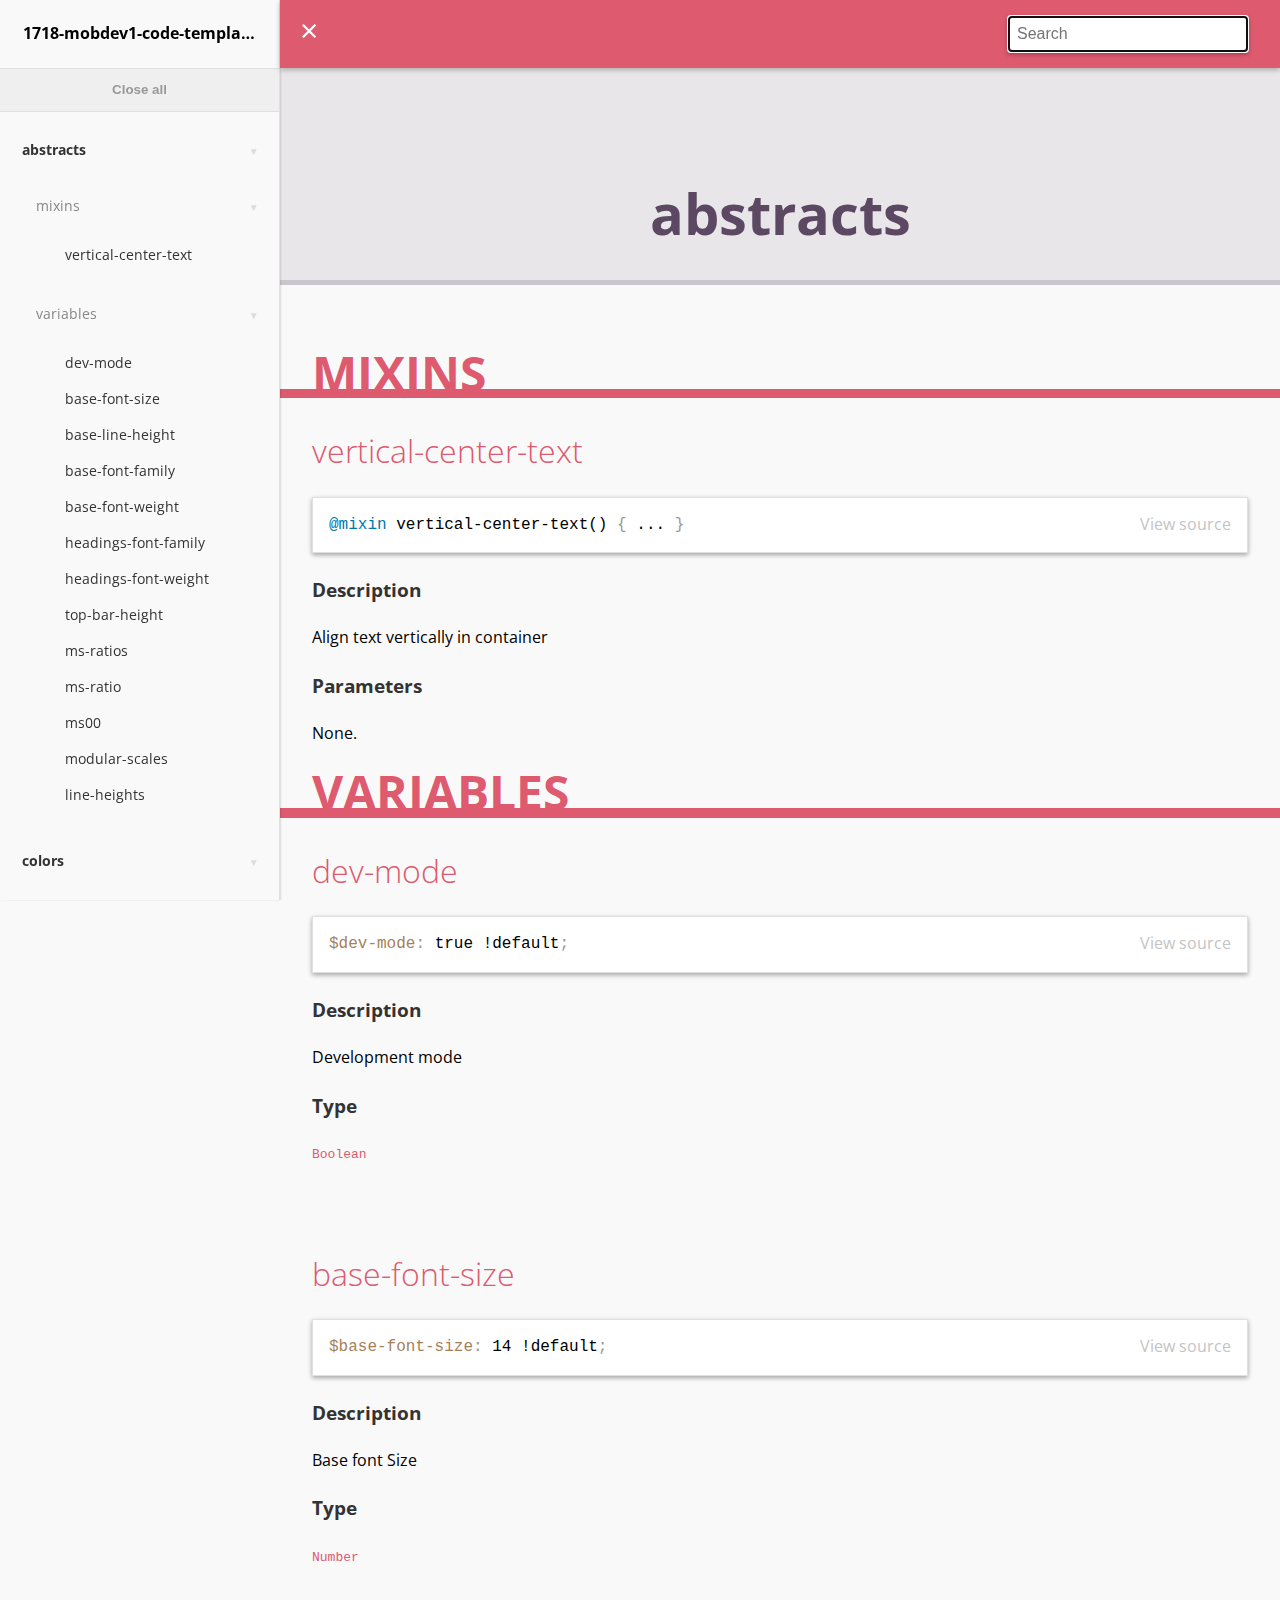
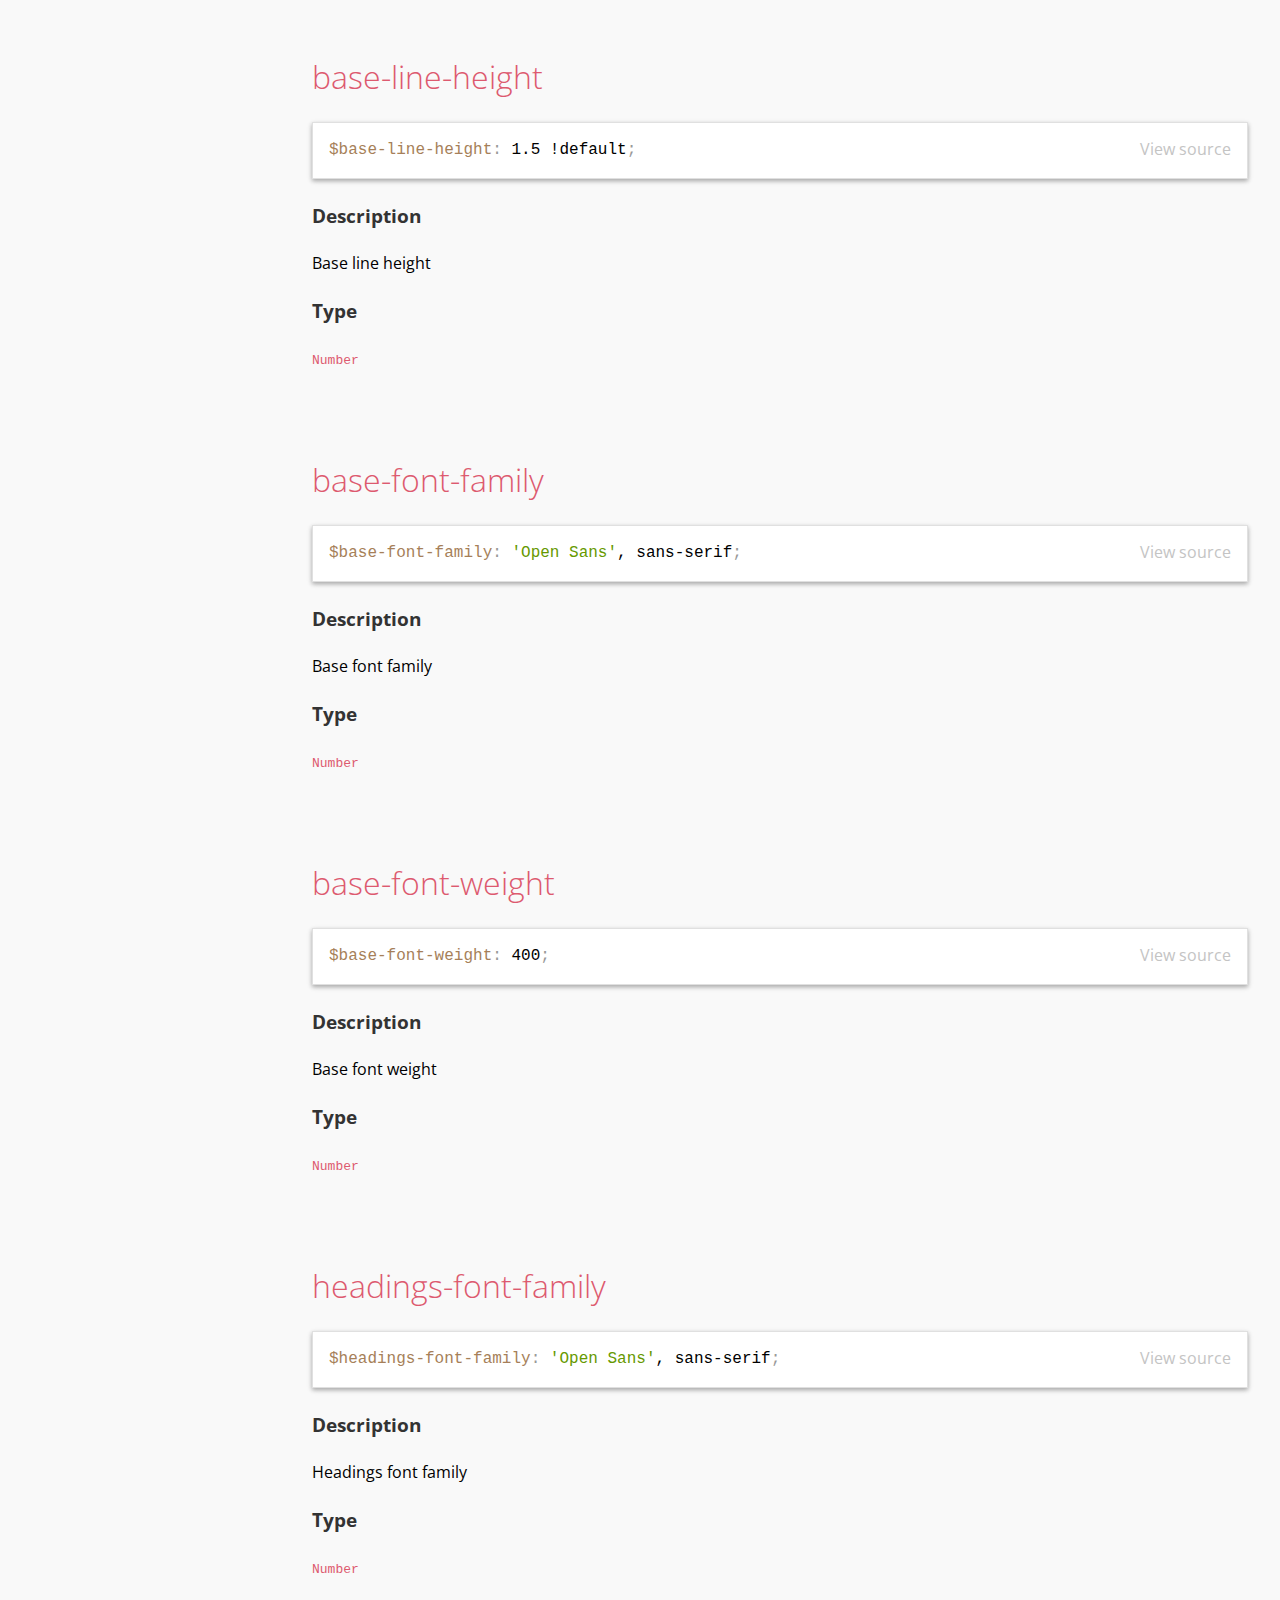
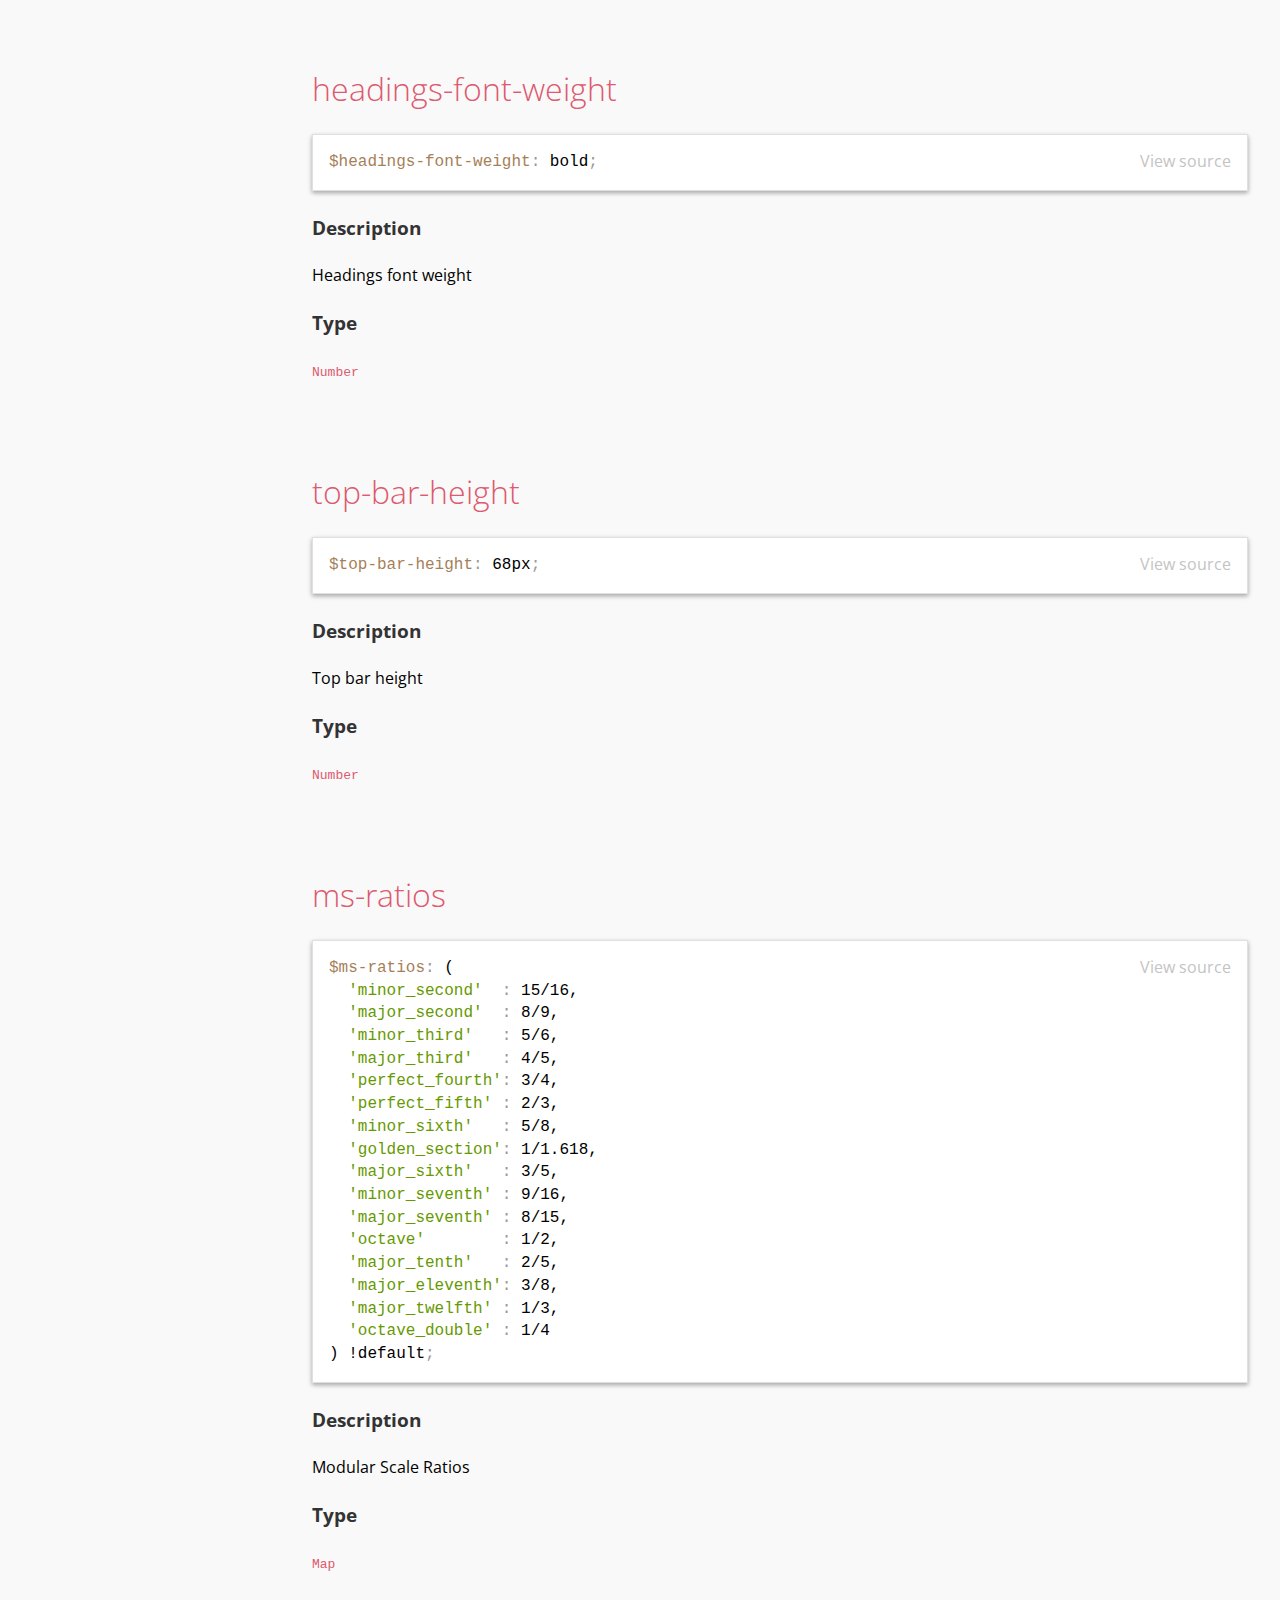
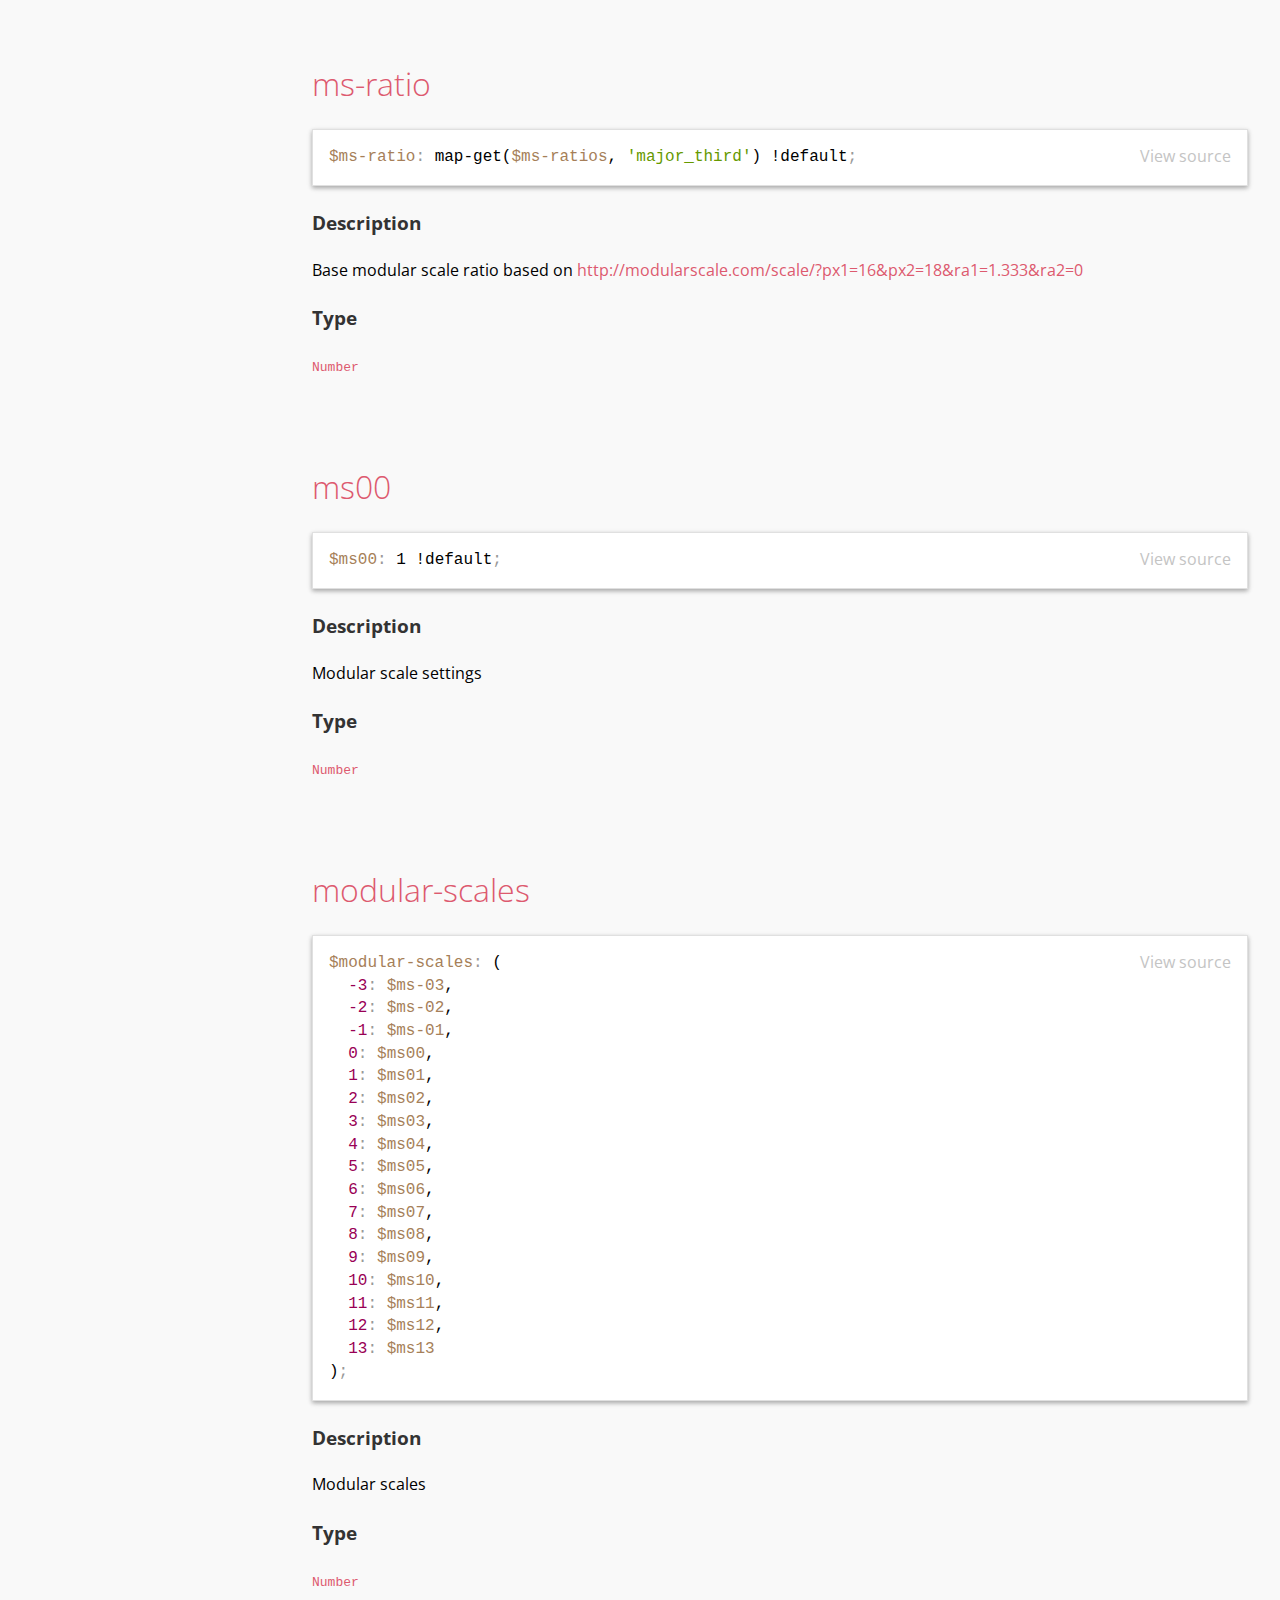
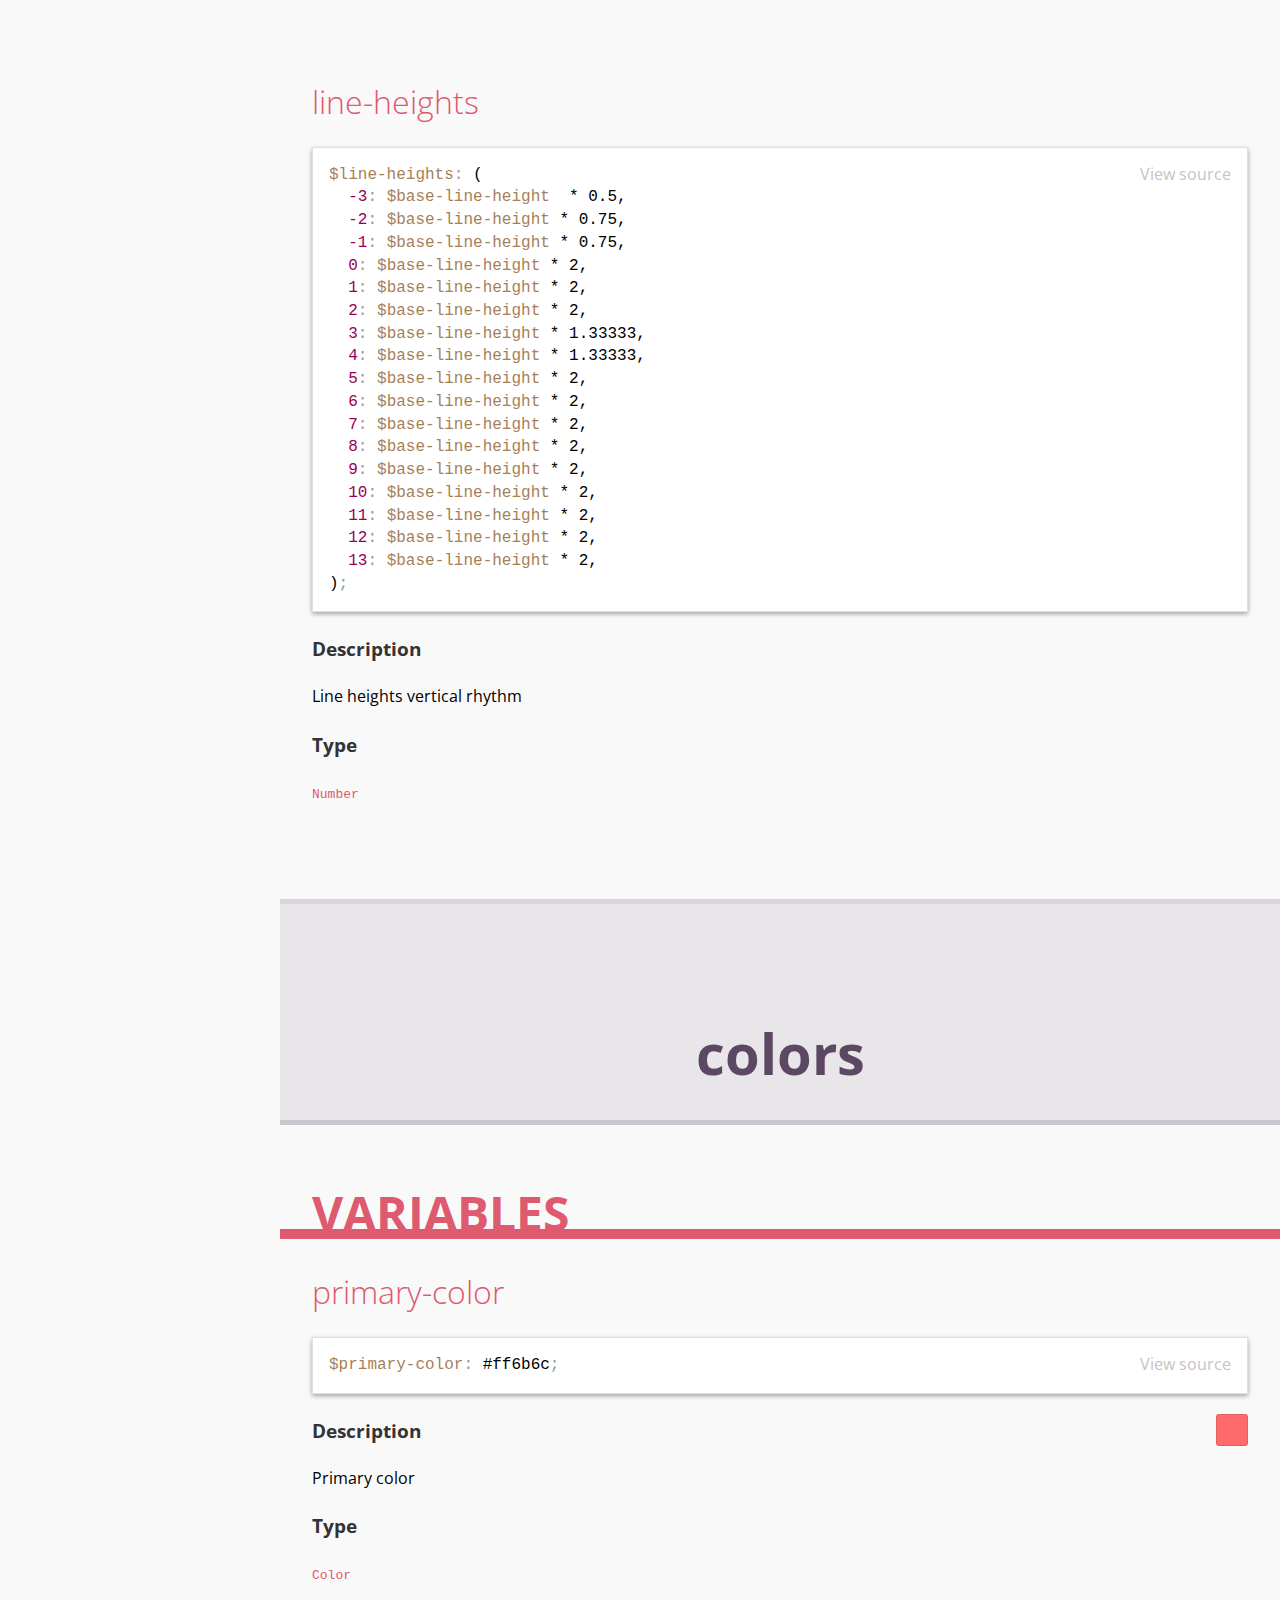
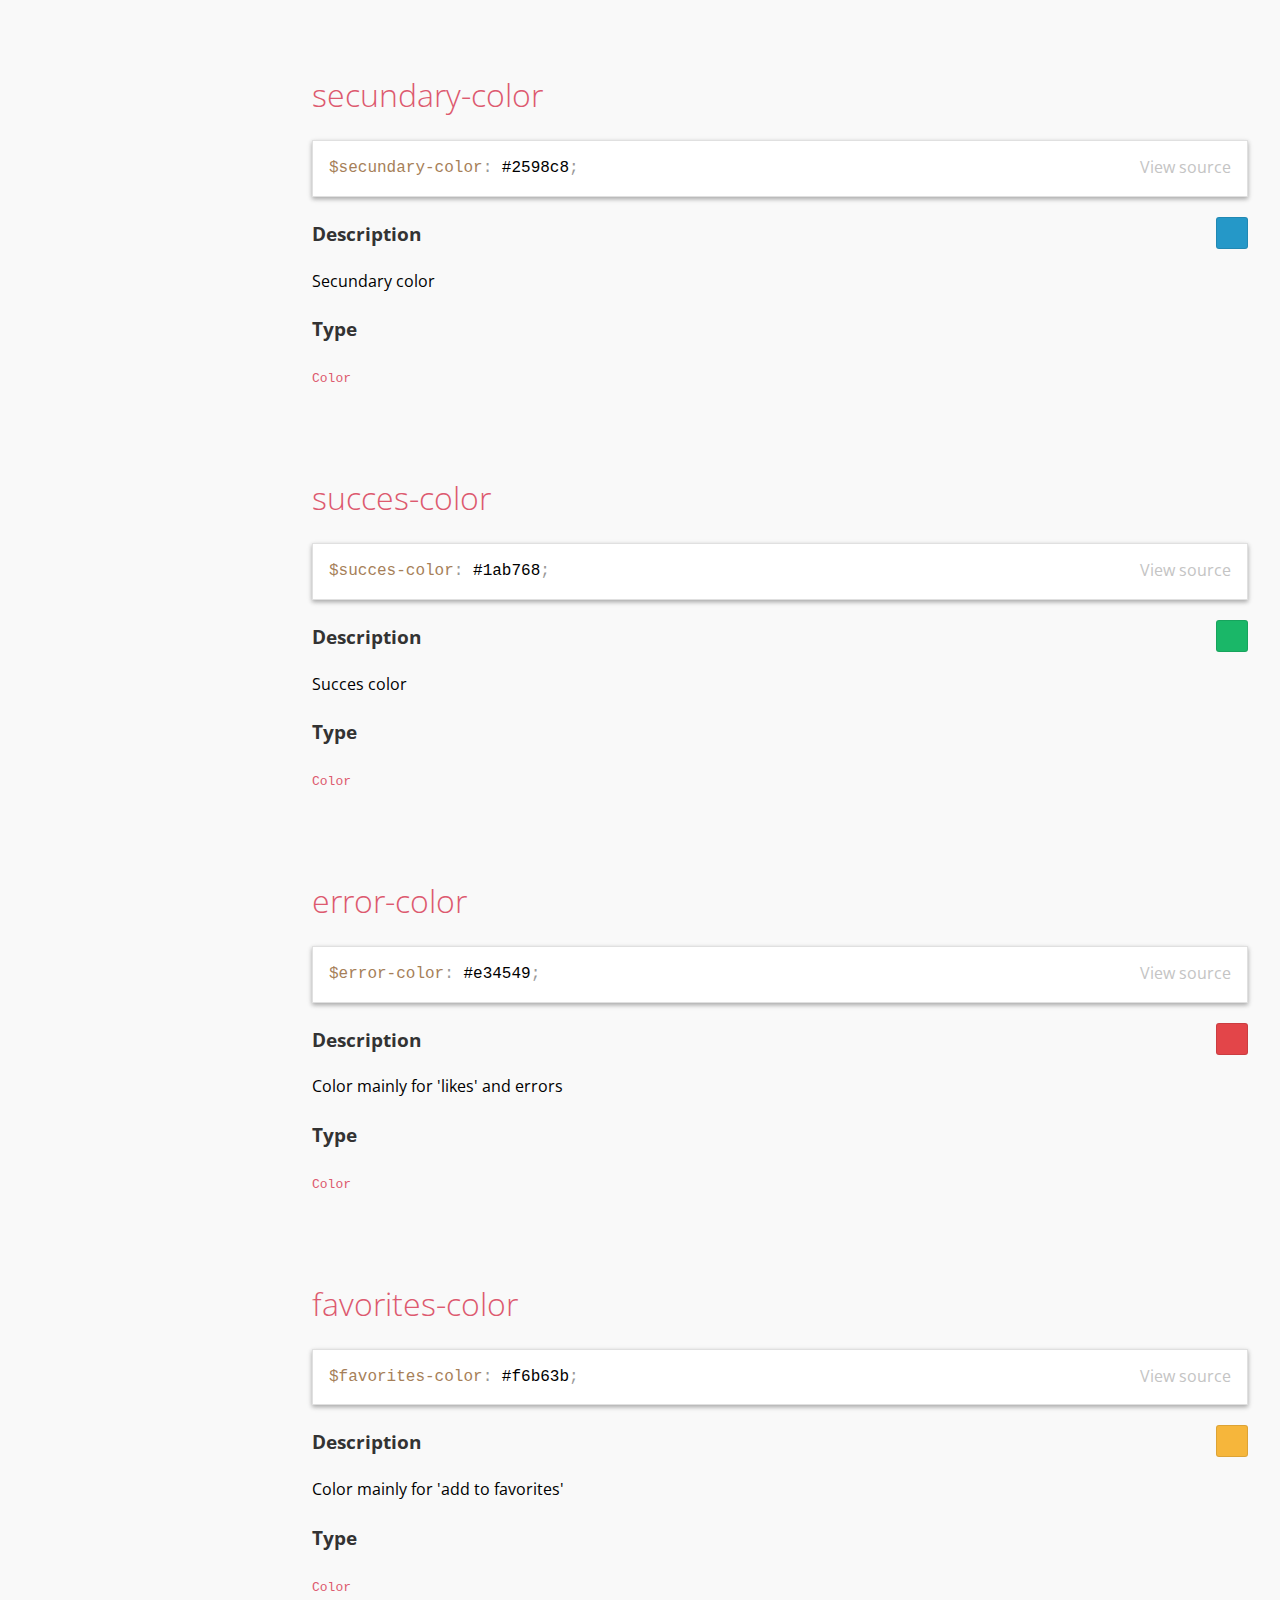
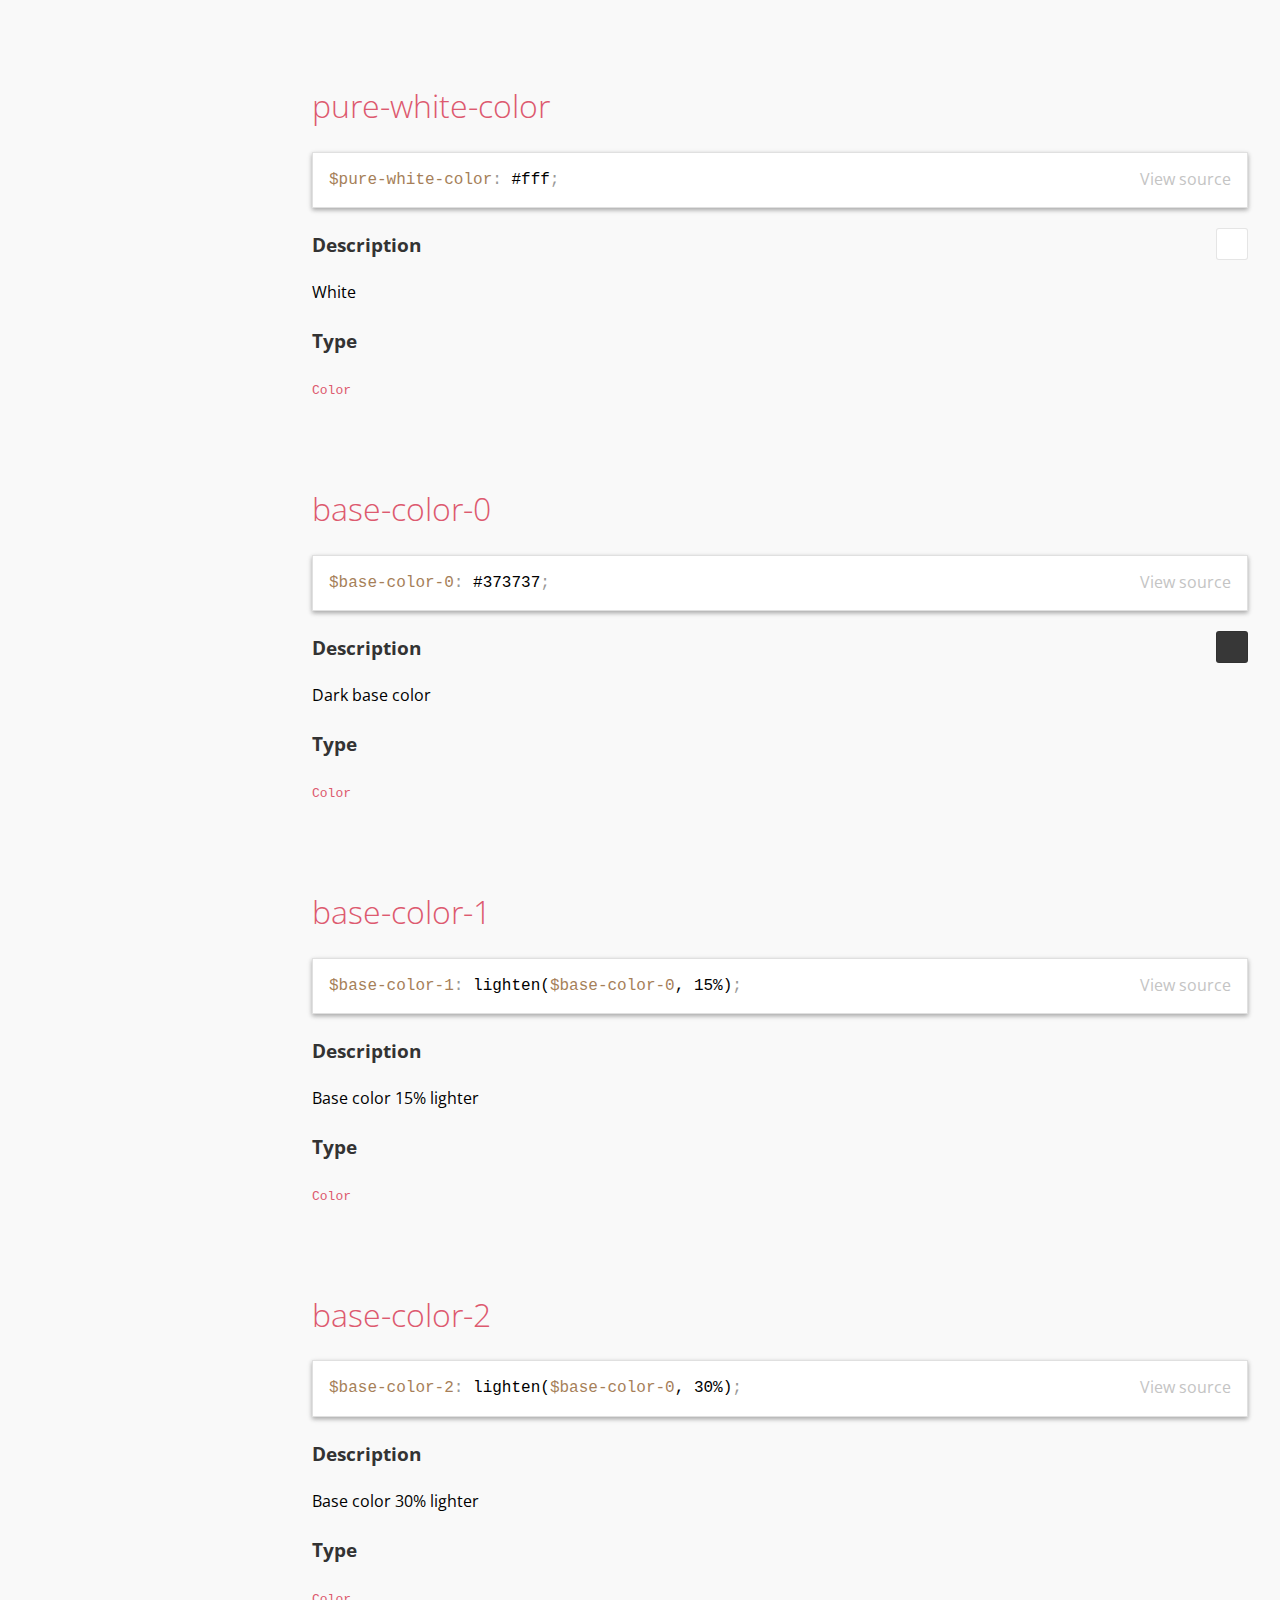
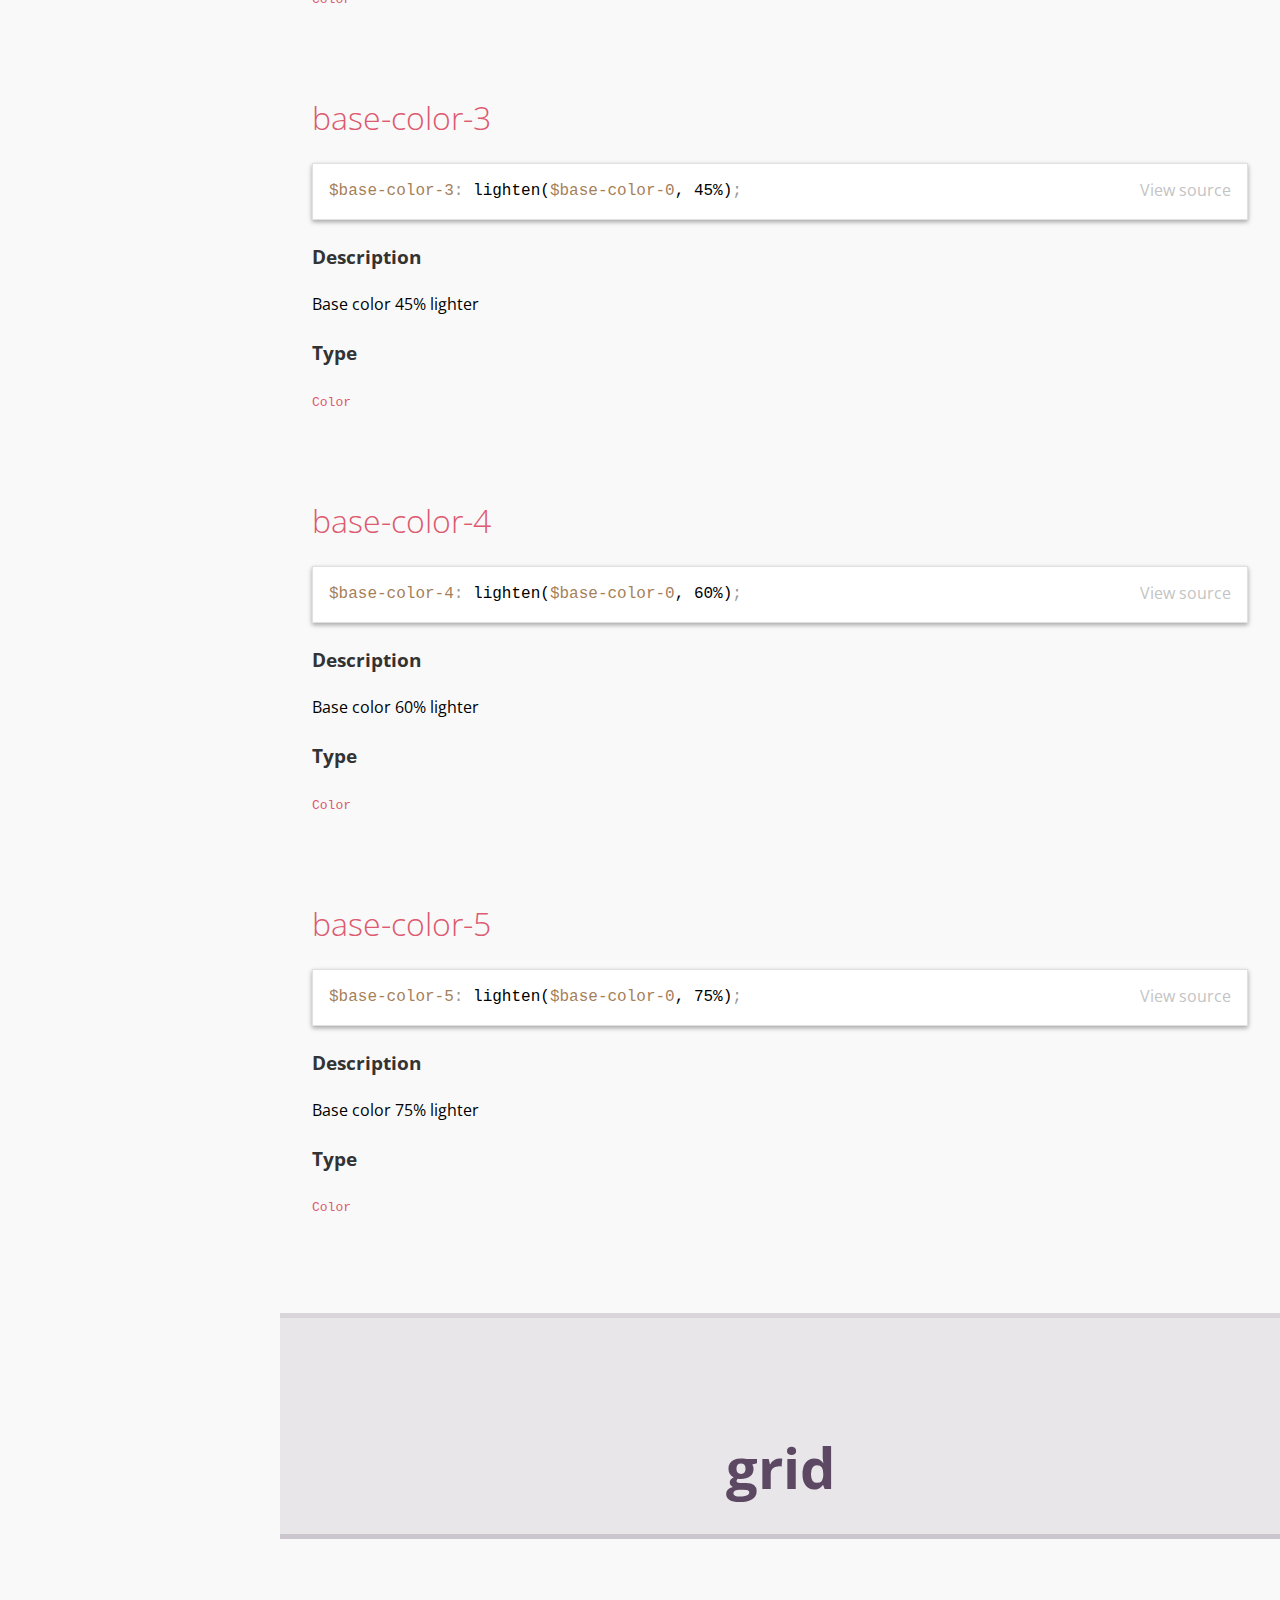
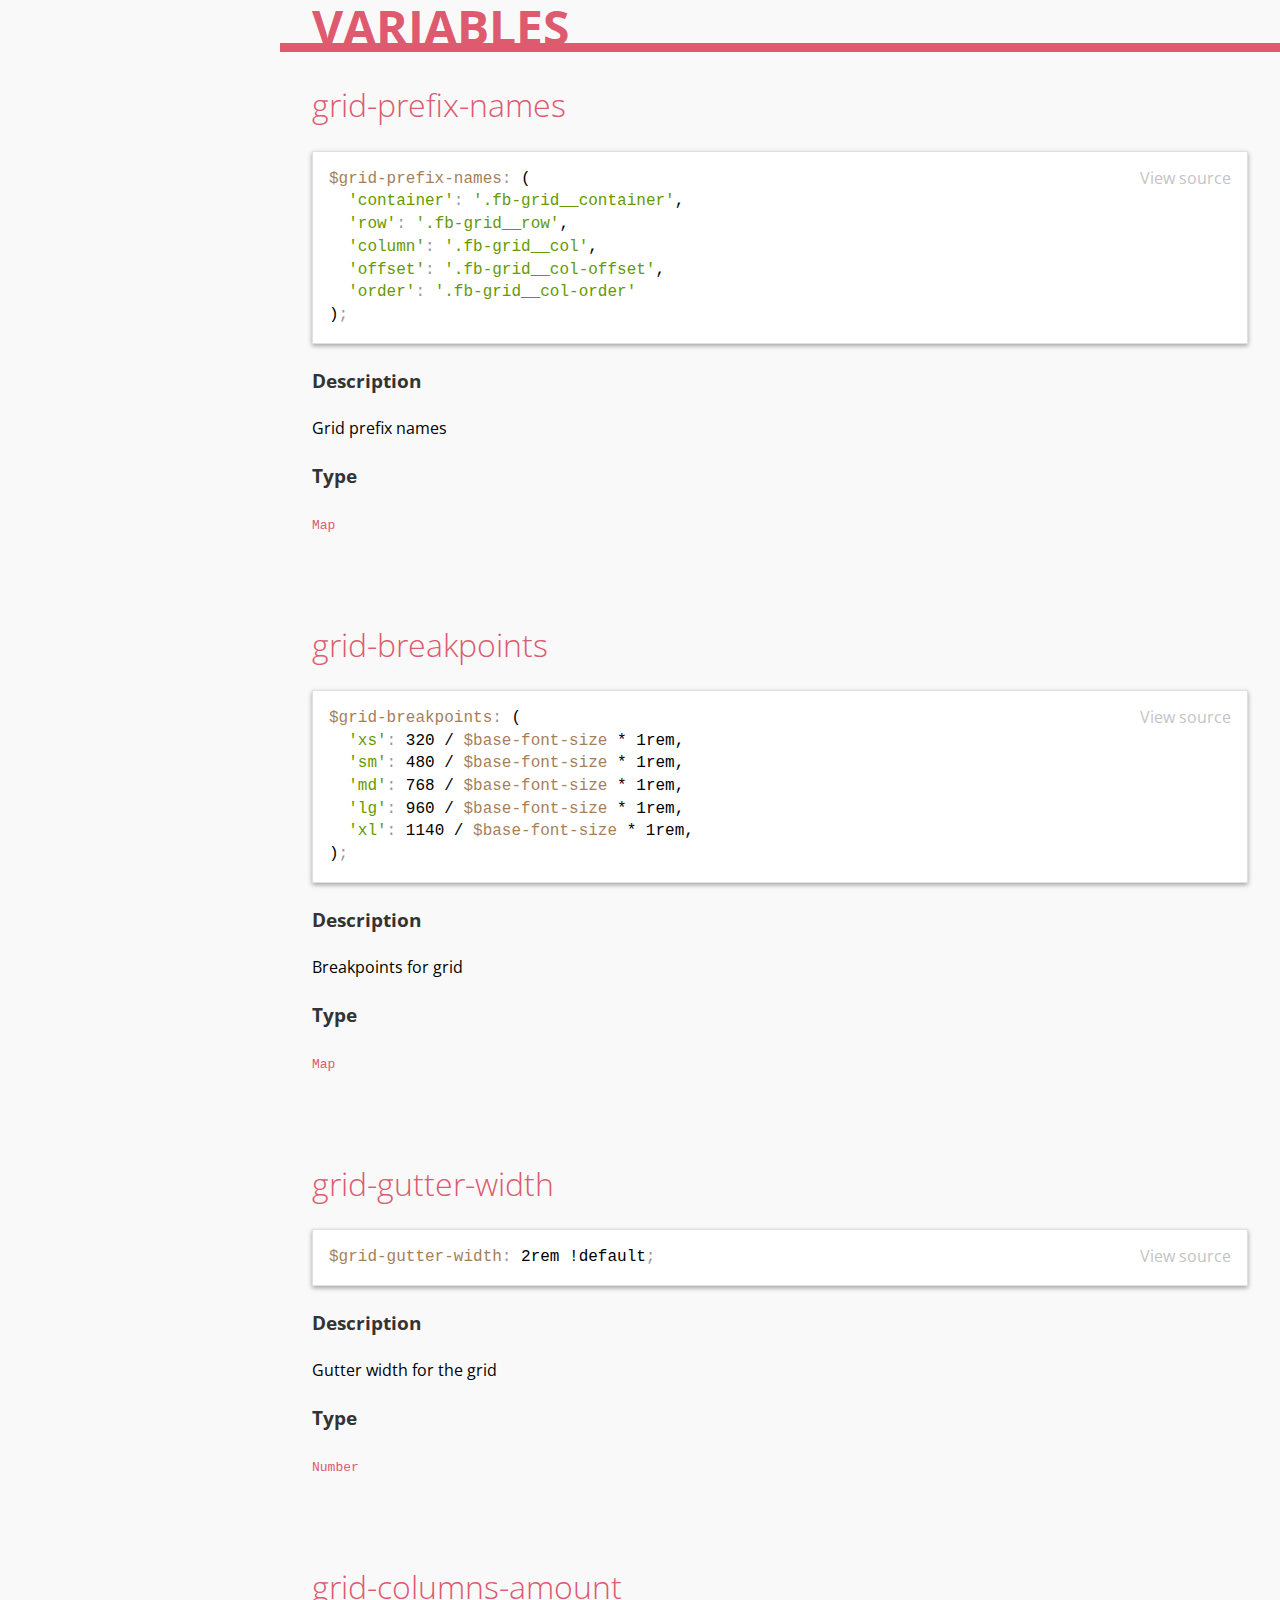
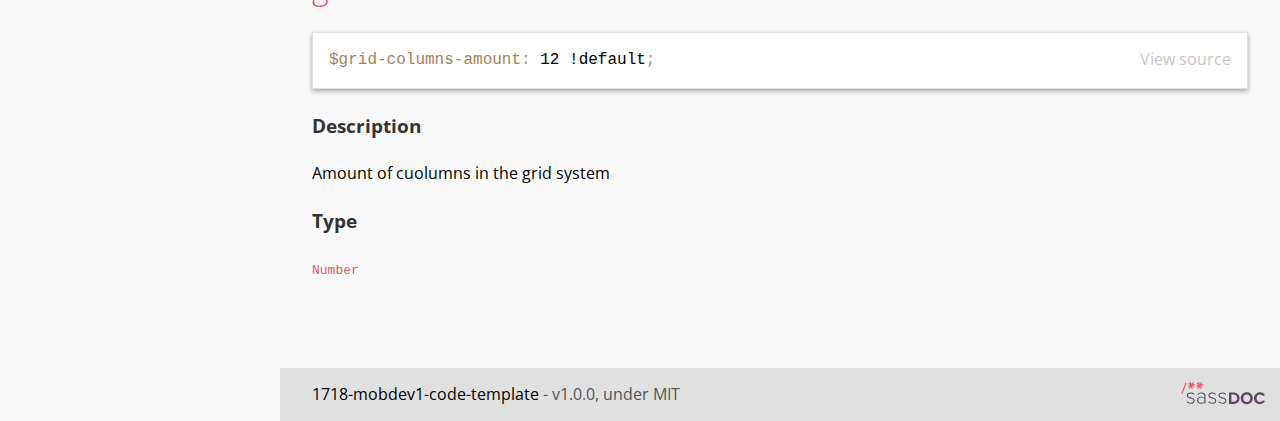
<file: sassdocs/index.html>
<!doctype html><html lang="en"><head><meta charset="utf-8"><title>1718-mobdev1-code-template - v1.0.0</title><link rel="stylesheet" href="assets/css/main.css"><link href="https://fonts.googleapis.com/css?family=Open+Sans:400,500,700" rel="stylesheet" type="text/css"><meta name="viewport" content="width=device-width"><meta content="IE=edge, chrome=1" http-equiv="X-UA-Compatible"><!-- Open Graph tags --><meta property="og:title" content="1718-mobdev1-code-template - SassDoc"><meta property="og:type" content="website"><meta property="og:description" content="<p>Code Template Mobile Development I</p>
"><!-- Thanks to Sass-lang.com for the icons --><link href="assets/images/favicon.png" rel="shortcut icon"></head><body><aside class="sidebar" role="nav"><div class="sidebar__header"><h1 class="sidebar__title">1718-mobdev1-code-template - 1.0.0</h1></div><div class="sidebar__body"><button type="button" class="btn-toggle js-btn-toggle" data-alt="Open all">Close all</button><p class="sidebar__item sidebar__item--heading" data-slug="abstracts"><a href="#abstracts">abstracts</a></p><div><p class="sidebar__item sidebar__item--sub-heading" data-slug="abstracts-mixin"><a href="#abstracts-mixin">mixins</a></p><ul class="list-unstyled"><li class="sidebar__item sassdoc__item" data-group="abstracts" data-name="vertical-center-text" data-type="mixin"><a href="#abstracts-mixin-vertical-center-text">vertical-center-text</a></li></ul><p class="sidebar__item sidebar__item--sub-heading" data-slug="abstracts-variable"><a href="#abstracts-variable">variables</a></p><ul class="list-unstyled"><li class="sidebar__item sassdoc__item" data-group="abstracts" data-name="dev-mode" data-type="variable"><a href="#abstracts-variable-dev-mode">dev-mode</a></li><li class="sidebar__item sassdoc__item" data-group="abstracts" data-name="base-font-size" data-type="variable"><a href="#abstracts-variable-base-font-size">base-font-size</a></li><li class="sidebar__item sassdoc__item" data-group="abstracts" data-name="base-line-height" data-type="variable"><a href="#abstracts-variable-base-line-height">base-line-height</a></li><li class="sidebar__item sassdoc__item" data-group="abstracts" data-name="base-font-family" data-type="variable"><a href="#abstracts-variable-base-font-family">base-font-family</a></li><li class="sidebar__item sassdoc__item" data-group="abstracts" data-name="base-font-weight" data-type="variable"><a href="#abstracts-variable-base-font-weight">base-font-weight</a></li><li class="sidebar__item sassdoc__item" data-group="abstracts" data-name="headings-font-family" data-type="variable"><a href="#abstracts-variable-headings-font-family">headings-font-family</a></li><li class="sidebar__item sassdoc__item" data-group="abstracts" data-name="headings-font-weight" data-type="variable"><a href="#abstracts-variable-headings-font-weight">headings-font-weight</a></li><li class="sidebar__item sassdoc__item" data-group="abstracts" data-name="top-bar-height" data-type="variable"><a href="#abstracts-variable-top-bar-height">top-bar-height</a></li><li class="sidebar__item sassdoc__item" data-group="abstracts" data-name="ms-ratios" data-type="variable"><a href="#abstracts-variable-ms-ratios">ms-ratios</a></li><li class="sidebar__item sassdoc__item" data-group="abstracts" data-name="ms-ratio" data-type="variable"><a href="#abstracts-variable-ms-ratio">ms-ratio</a></li><li class="sidebar__item sassdoc__item" data-group="abstracts" data-name="ms00" data-type="variable"><a href="#abstracts-variable-ms00">ms00</a></li><li class="sidebar__item sassdoc__item" data-group="abstracts" data-name="modular-scales" data-type="variable"><a href="#abstracts-variable-modular-scales">modular-scales</a></li><li class="sidebar__item sassdoc__item" data-group="abstracts" data-name="line-heights" data-type="variable"><a href="#abstracts-variable-line-heights">line-heights</a></li></ul></div><p class="sidebar__item sidebar__item--heading" data-slug="colors"><a href="#colors">colors</a></p><div><p class="sidebar__item sidebar__item--sub-heading" data-slug="colors-variable"><a href="#colors-variable">variables</a></p><ul class="list-unstyled"><li class="sidebar__item sassdoc__item" data-group="colors" data-name="primary-color" data-type="variable"><a href="#colors-variable-primary-color">primary-color</a></li><li class="sidebar__item sassdoc__item" data-group="colors" data-name="secundary-color" data-type="variable"><a href="#colors-variable-secundary-color">secundary-color</a></li><li class="sidebar__item sassdoc__item" data-group="colors" data-name="succes-color" data-type="variable"><a href="#colors-variable-succes-color">succes-color</a></li><li class="sidebar__item sassdoc__item" data-group="colors" data-name="error-color" data-type="variable"><a href="#colors-variable-error-color">error-color</a></li><li class="sidebar__item sassdoc__item" data-group="colors" data-name="favorites-color" data-type="variable"><a href="#colors-variable-favorites-color">favorites-color</a></li><li class="sidebar__item sassdoc__item" data-group="colors" data-name="pure-white-color" data-type="variable"><a href="#colors-variable-pure-white-color">pure-white-color</a></li><li class="sidebar__item sassdoc__item" data-group="colors" data-name="base-color-0" data-type="variable"><a href="#colors-variable-base-color-0">base-color-0</a></li><li class="sidebar__item sassdoc__item" data-group="colors" data-name="base-color-1" data-type="variable"><a href="#colors-variable-base-color-1">base-color-1</a></li><li class="sidebar__item sassdoc__item" data-group="colors" data-name="base-color-2" data-type="variable"><a href="#colors-variable-base-color-2">base-color-2</a></li><li class="sidebar__item sassdoc__item" data-group="colors" data-name="base-color-3" data-type="variable"><a href="#colors-variable-base-color-3">base-color-3</a></li><li class="sidebar__item sassdoc__item" data-group="colors" data-name="base-color-4" data-type="variable"><a href="#colors-variable-base-color-4">base-color-4</a></li><li class="sidebar__item sassdoc__item" data-group="colors" data-name="base-color-5" data-type="variable"><a href="#colors-variable-base-color-5">base-color-5</a></li></ul></div><p class="sidebar__item sidebar__item--heading" data-slug="grid"><a href="#grid">grid</a></p><div><p class="sidebar__item sidebar__item--sub-heading" data-slug="grid-variable"><a href="#grid-variable">variables</a></p><ul class="list-unstyled"><li class="sidebar__item sassdoc__item" data-group="grid" data-name="grid-prefix-names" data-type="variable"><a href="#grid-variable-grid-prefix-names">grid-prefix-names</a></li><li class="sidebar__item sassdoc__item" data-group="grid" data-name="grid-breakpoints" data-type="variable"><a href="#grid-variable-grid-breakpoints">grid-breakpoints</a></li><li class="sidebar__item sassdoc__item" data-group="grid" data-name="grid-gutter-width" data-type="variable"><a href="#grid-variable-grid-gutter-width">grid-gutter-width</a></li><li class="sidebar__item sassdoc__item" data-group="grid" data-name="grid-columns-amount" data-type="variable"><a href="#grid-variable-grid-columns-amount">grid-columns-amount</a></li></ul></div></div></aside><article class="main" role="main"><header class="header" role="banner"><div class="container"><div class="sassdoc__searchbar searchbar"><label for="js-search-input" class="visually-hidden">Search</label><div class="searchbar__form" id="js-search"><input name="search" type="search" class="searchbar__field" autocomplete="off" autofocus id="js-search-input" placeholder="Search"><ul class="searchbar__suggestions" id="js-search-suggestions"></ul></div></div></div></header><section class="main__section"><h1 class="main__heading" id="abstracts"><div class="container">abstracts</div></h1><section class="main__sub-section" id="abstracts-mixin"><h2 class="main__heading--secondary"><div class="container">mixins</div></h2><section class="main__item container item" id="abstracts-mixin-vertical-center-text"><h3 class="item__heading"><a class="item__name" href="#mixin-vertical-center-text">vertical-center-text</a></h3><div class="item__code-wrapper"><pre class="item__code item__code--togglable language-scss" data-current-state="collapsed" data-expanded="@mixin vertical-center-text() { 
  display: flex;
  justify-content: center;
  flex-direction: column;
 }" data-collapsed="@mixin vertical-center-text() { ... }"><code>@mixin vertical-center-text() { ... }</code></pre><a href="https://github.com/SassDoc/sassdoc/abstracts/mixins/_core.scss#L9-L13" class="item__source-link" target="_blank">View source</a></div><h3 class="item__sub-heading">Description</h3><div class="item__description"><p>Align text vertically in container</p></div><h3 class="item__sub-heading">Parameters</h3><p>None.</p></section></section><section class="main__sub-section" id="abstracts-variable"><h2 class="main__heading--secondary"><div class="container">variables</div></h2><section class="main__item container item" id="abstracts-variable-dev-mode"><h3 class="item__heading"><a class="item__name" href="#variable-dev-mode">dev-mode</a></h3><div class="item__code-wrapper"><pre class="item__code language-scss"><code>$dev-mode: true !default;</code></pre><a href="https://github.com/SassDoc/sassdoc/abstracts/variables/_core.scss#L5-L5" class="item__source-link" target="_blank">View source</a></div><h3 class="item__sub-heading">Description</h3><div class="item__description"><p>Development mode</p></div><h3 class="item__sub-heading">Type</h3><p><code>Boolean</code></p></section><section class="main__item container item" id="abstracts-variable-base-font-size"><h3 class="item__heading"><a class="item__name" href="#variable-base-font-size">base-font-size</a></h3><div class="item__code-wrapper"><pre class="item__code language-scss"><code>$base-font-size: 14 !default;</code></pre><a href="https://github.com/SassDoc/sassdoc/abstracts/variables/_core.scss#L11-L11" class="item__source-link" target="_blank">View source</a></div><h3 class="item__sub-heading">Description</h3><div class="item__description"><p>Base font Size</p></div><h3 class="item__sub-heading">Type</h3><p><code>Number</code></p></section><section class="main__item container item" id="abstracts-variable-base-line-height"><h3 class="item__heading"><a class="item__name" href="#variable-base-line-height">base-line-height</a></h3><div class="item__code-wrapper"><pre class="item__code language-scss"><code>$base-line-height: 1.5 !default;</code></pre><a href="https://github.com/SassDoc/sassdoc/abstracts/variables/_core.scss#L17-L17" class="item__source-link" target="_blank">View source</a></div><h3 class="item__sub-heading">Description</h3><div class="item__description"><p>Base line height</p></div><h3 class="item__sub-heading">Type</h3><p><code>Number</code></p></section><section class="main__item container item" id="abstracts-variable-base-font-family"><h3 class="item__heading"><a class="item__name" href="#variable-base-font-family">base-font-family</a></h3><div class="item__code-wrapper"><pre class="item__code language-scss"><code>$base-font-family: &#39;Open Sans&#39;, sans-serif;</code></pre><a href="https://github.com/SassDoc/sassdoc/abstracts/variables/_core.scss#L23-L23" class="item__source-link" target="_blank">View source</a></div><h3 class="item__sub-heading">Description</h3><div class="item__description"><p>Base font family</p></div><h3 class="item__sub-heading">Type</h3><p><code>Number</code></p></section><section class="main__item container item" id="abstracts-variable-base-font-weight"><h3 class="item__heading"><a class="item__name" href="#variable-base-font-weight">base-font-weight</a></h3><div class="item__code-wrapper"><pre class="item__code language-scss"><code>$base-font-weight: 400;</code></pre><a href="https://github.com/SassDoc/sassdoc/abstracts/variables/_core.scss#L29-L29" class="item__source-link" target="_blank">View source</a></div><h3 class="item__sub-heading">Description</h3><div class="item__description"><p>Base font weight</p></div><h3 class="item__sub-heading">Type</h3><p><code>Number</code></p></section><section class="main__item container item" id="abstracts-variable-headings-font-family"><h3 class="item__heading"><a class="item__name" href="#variable-headings-font-family">headings-font-family</a></h3><div class="item__code-wrapper"><pre class="item__code language-scss"><code>$headings-font-family: &#39;Open Sans&#39;, sans-serif;</code></pre><a href="https://github.com/SassDoc/sassdoc/abstracts/variables/_core.scss#L35-L35" class="item__source-link" target="_blank">View source</a></div><h3 class="item__sub-heading">Description</h3><div class="item__description"><p>Headings font family</p></div><h3 class="item__sub-heading">Type</h3><p><code>Number</code></p></section><section class="main__item container item" id="abstracts-variable-headings-font-weight"><h3 class="item__heading"><a class="item__name" href="#variable-headings-font-weight">headings-font-weight</a></h3><div class="item__code-wrapper"><pre class="item__code language-scss"><code>$headings-font-weight: bold;</code></pre><a href="https://github.com/SassDoc/sassdoc/abstracts/variables/_core.scss#L41-L41" class="item__source-link" target="_blank">View source</a></div><h3 class="item__sub-heading">Description</h3><div class="item__description"><p>Headings font weight</p></div><h3 class="item__sub-heading">Type</h3><p><code>Number</code></p></section><section class="main__item container item" id="abstracts-variable-top-bar-height"><h3 class="item__heading"><a class="item__name" href="#variable-top-bar-height">top-bar-height</a></h3><div class="item__code-wrapper"><pre class="item__code language-scss"><code>$top-bar-height: 68px;</code></pre><a href="https://github.com/SassDoc/sassdoc/abstracts/variables/_core.scss#L47-L47" class="item__source-link" target="_blank">View source</a></div><h3 class="item__sub-heading">Description</h3><div class="item__description"><p>Top bar height</p></div><h3 class="item__sub-heading">Type</h3><p><code>Number</code></p></section><section class="main__item container item" id="abstracts-variable-ms-ratios"><h3 class="item__heading"><a class="item__name" href="#variable-ms-ratios">ms-ratios</a></h3><div class="item__code-wrapper"><pre class="item__code language-scss"><code>$ms-ratios: (
  &#39;minor_second&#39;  : 15/16,
  &#39;major_second&#39;  : 8/9,
  &#39;minor_third&#39;   : 5/6,
  &#39;major_third&#39;   : 4/5,
  &#39;perfect_fourth&#39;: 3/4,
  &#39;perfect_fifth&#39; : 2/3,
  &#39;minor_sixth&#39;   : 5/8,
  &#39;golden_section&#39;: 1/1.618,
  &#39;major_sixth&#39;   : 3/5,
  &#39;minor_seventh&#39; : 9/16,
  &#39;major_seventh&#39; : 8/15,
  &#39;octave&#39;        : 1/2,
  &#39;major_tenth&#39;   : 2/5,
  &#39;major_eleventh&#39;: 3/8,
  &#39;major_twelfth&#39; : 1/3,
  &#39;octave_double&#39; : 1/4
) !default;</code></pre><a href="https://github.com/SassDoc/sassdoc/abstracts/variables/_core.scss#L53-L70" class="item__source-link" target="_blank">View source</a></div><h3 class="item__sub-heading">Description</h3><div class="item__description"><p>Modular Scale Ratios</p></div><h3 class="item__sub-heading">Type</h3><p><code>Map</code></p></section><section class="main__item container item" id="abstracts-variable-ms-ratio"><h3 class="item__heading"><a class="item__name" href="#variable-ms-ratio">ms-ratio</a></h3><div class="item__code-wrapper"><pre class="item__code language-scss"><code>$ms-ratio: map-get($ms-ratios, &#39;major_third&#39;) !default;</code></pre><a href="https://github.com/SassDoc/sassdoc/abstracts/variables/_core.scss#L77-L77" class="item__source-link" target="_blank">View source</a></div><h3 class="item__sub-heading">Description</h3><div class="item__description"><p>Base modular scale ratio based on <a href="http://modularscale.com/scale/?px1=16&amp;px2=18&amp;ra1=1.333&amp;ra2=0">http://modularscale.com/scale/?px1=16&amp;px2=18&amp;ra1=1.333&amp;ra2=0</a></p></div><h3 class="item__sub-heading">Type</h3><p><code>Number</code></p></section><section class="main__item container item" id="abstracts-variable-ms00"><h3 class="item__heading"><a class="item__name" href="#variable-ms00">ms00</a></h3><div class="item__code-wrapper"><pre class="item__code language-scss"><code>$ms00: 1 !default;</code></pre><a href="https://github.com/SassDoc/sassdoc/abstracts/variables/_core.scss#L83-L83" class="item__source-link" target="_blank">View source</a></div><h3 class="item__sub-heading">Description</h3><div class="item__description"><p>Modular scale settings</p></div><h3 class="item__sub-heading">Type</h3><p><code>Number</code></p></section><section class="main__item container item" id="abstracts-variable-modular-scales"><h3 class="item__heading"><a class="item__name" href="#variable-modular-scales">modular-scales</a></h3><div class="item__code-wrapper"><pre class="item__code language-scss"><code>$modular-scales: (
  -3: $ms-03,
  -2: $ms-02,
  -1: $ms-01,
  0: $ms00,
  1: $ms01,
  2: $ms02,
  3: $ms03,
  4: $ms04,
  5: $ms05,
  6: $ms06,
  7: $ms07,
  8: $ms08,
  9: $ms09,
  10: $ms10,
  11: $ms11,
  12: $ms12,
  13: $ms13
);</code></pre><a href="https://github.com/SassDoc/sassdoc/abstracts/variables/_core.scss#L105-L123" class="item__source-link" target="_blank">View source</a></div><h3 class="item__sub-heading">Description</h3><div class="item__description"><p>Modular scales</p></div><h3 class="item__sub-heading">Type</h3><p><code>Number</code></p></section><section class="main__item container item" id="abstracts-variable-line-heights"><h3 class="item__heading"><a class="item__name" href="#variable-line-heights">line-heights</a></h3><div class="item__code-wrapper"><pre class="item__code language-scss"><code>$line-heights: (
  -3: $base-line-height  * 0.5,
  -2: $base-line-height * 0.75,
  -1: $base-line-height * 0.75,
  0: $base-line-height * 2,
  1: $base-line-height * 2,
  2: $base-line-height * 2,
  3: $base-line-height * 1.33333,
  4: $base-line-height * 1.33333,
  5: $base-line-height * 2,
  6: $base-line-height * 2,
  7: $base-line-height * 2,
  8: $base-line-height * 2,
  9: $base-line-height * 2,
  10: $base-line-height * 2,
  11: $base-line-height * 2,
  12: $base-line-height * 2,
  13: $base-line-height * 2,
);</code></pre><a href="https://github.com/SassDoc/sassdoc/abstracts/variables/_core.scss#L129-L147" class="item__source-link" target="_blank">View source</a></div><h3 class="item__sub-heading">Description</h3><div class="item__description"><p>Line heights vertical rhythm</p></div><h3 class="item__sub-heading">Type</h3><p><code>Number</code></p></section></section></section><section class="main__section"><h1 class="main__heading" id="colors"><div class="container">colors</div></h1><section class="main__sub-section" id="colors-variable"><h2 class="main__heading--secondary"><div class="container">variables</div></h2><section class="main__item container item" id="colors-variable-primary-color"><h3 class="item__heading"><a class="item__name" href="#variable-primary-color">primary-color</a></h3><div class="item__code-wrapper"><pre class="item__code language-scss"><code>$primary-color: #ff6b6c;</code></pre><span class="color-preview--block" style="background: #ff6b6c"></span> <a href="https://github.com/SassDoc/sassdoc/abstracts/variables/_colors.scss#L5-L5" class="item__source-link" target="_blank">View source</a></div><h3 class="item__sub-heading">Description</h3><div class="item__description"><p>Primary color</p></div><h3 class="item__sub-heading">Type</h3><p><code>Color</code></p></section><section class="main__item container item" id="colors-variable-secundary-color"><h3 class="item__heading"><a class="item__name" href="#variable-secundary-color">secundary-color</a></h3><div class="item__code-wrapper"><pre class="item__code language-scss"><code>$secundary-color: #2598c8;</code></pre><span class="color-preview--block" style="background: #2598c8"></span> <a href="https://github.com/SassDoc/sassdoc/abstracts/variables/_colors.scss#L11-L11" class="item__source-link" target="_blank">View source</a></div><h3 class="item__sub-heading">Description</h3><div class="item__description"><p>Secundary color</p></div><h3 class="item__sub-heading">Type</h3><p><code>Color</code></p></section><section class="main__item container item" id="colors-variable-succes-color"><h3 class="item__heading"><a class="item__name" href="#variable-succes-color">succes-color</a></h3><div class="item__code-wrapper"><pre class="item__code language-scss"><code>$succes-color: #1ab768;</code></pre><span class="color-preview--block" style="background: #1ab768"></span> <a href="https://github.com/SassDoc/sassdoc/abstracts/variables/_colors.scss#L17-L17" class="item__source-link" target="_blank">View source</a></div><h3 class="item__sub-heading">Description</h3><div class="item__description"><p>Succes color</p></div><h3 class="item__sub-heading">Type</h3><p><code>Color</code></p></section><section class="main__item container item" id="colors-variable-error-color"><h3 class="item__heading"><a class="item__name" href="#variable-error-color">error-color</a></h3><div class="item__code-wrapper"><pre class="item__code language-scss"><code>$error-color: #e34549;</code></pre><span class="color-preview--block" style="background: #e34549"></span> <a href="https://github.com/SassDoc/sassdoc/abstracts/variables/_colors.scss#L23-L23" class="item__source-link" target="_blank">View source</a></div><h3 class="item__sub-heading">Description</h3><div class="item__description"><p>Color mainly for &#39;likes&#39; and errors</p></div><h3 class="item__sub-heading">Type</h3><p><code>Color</code></p></section><section class="main__item container item" id="colors-variable-favorites-color"><h3 class="item__heading"><a class="item__name" href="#variable-favorites-color">favorites-color</a></h3><div class="item__code-wrapper"><pre class="item__code language-scss"><code>$favorites-color: #f6b63b;</code></pre><span class="color-preview--block" style="background: #f6b63b"></span> <a href="https://github.com/SassDoc/sassdoc/abstracts/variables/_colors.scss#L29-L29" class="item__source-link" target="_blank">View source</a></div><h3 class="item__sub-heading">Description</h3><div class="item__description"><p>Color mainly for &#39;add to favorites&#39;</p></div><h3 class="item__sub-heading">Type</h3><p><code>Color</code></p></section><section class="main__item container item" id="colors-variable-pure-white-color"><h3 class="item__heading"><a class="item__name" href="#variable-pure-white-color">pure-white-color</a></h3><div class="item__code-wrapper"><pre class="item__code language-scss"><code>$pure-white-color: #fff;</code></pre><span class="color-preview--block" style="background: #fff"></span> <a href="https://github.com/SassDoc/sassdoc/abstracts/variables/_colors.scss#L35-L35" class="item__source-link" target="_blank">View source</a></div><h3 class="item__sub-heading">Description</h3><div class="item__description"><p>White</p></div><h3 class="item__sub-heading">Type</h3><p><code>Color</code></p></section><section class="main__item container item" id="colors-variable-base-color-0"><h3 class="item__heading"><a class="item__name" href="#variable-base-color-0">base-color-0</a></h3><div class="item__code-wrapper"><pre class="item__code language-scss"><code>$base-color-0: #373737;</code></pre><span class="color-preview--block" style="background: #373737"></span> <a href="https://github.com/SassDoc/sassdoc/abstracts/variables/_colors.scss#L41-L41" class="item__source-link" target="_blank">View source</a></div><h3 class="item__sub-heading">Description</h3><div class="item__description"><p>Dark base color</p></div><h3 class="item__sub-heading">Type</h3><p><code>Color</code></p></section><section class="main__item container item" id="colors-variable-base-color-1"><h3 class="item__heading"><a class="item__name" href="#variable-base-color-1">base-color-1</a></h3><div class="item__code-wrapper"><pre class="item__code language-scss"><code>$base-color-1: lighten($base-color-0, 15%);</code></pre><a href="https://github.com/SassDoc/sassdoc/abstracts/variables/_colors.scss#L47-L47" class="item__source-link" target="_blank">View source</a></div><h3 class="item__sub-heading">Description</h3><div class="item__description"><p>Base color 15% lighter</p></div><h3 class="item__sub-heading">Type</h3><p><code>Color</code></p></section><section class="main__item container item" id="colors-variable-base-color-2"><h3 class="item__heading"><a class="item__name" href="#variable-base-color-2">base-color-2</a></h3><div class="item__code-wrapper"><pre class="item__code language-scss"><code>$base-color-2: lighten($base-color-0, 30%);</code></pre><a href="https://github.com/SassDoc/sassdoc/abstracts/variables/_colors.scss#L53-L53" class="item__source-link" target="_blank">View source</a></div><h3 class="item__sub-heading">Description</h3><div class="item__description"><p>Base color 30% lighter</p></div><h3 class="item__sub-heading">Type</h3><p><code>Color</code></p></section><section class="main__item container item" id="colors-variable-base-color-3"><h3 class="item__heading"><a class="item__name" href="#variable-base-color-3">base-color-3</a></h3><div class="item__code-wrapper"><pre class="item__code language-scss"><code>$base-color-3: lighten($base-color-0, 45%);</code></pre><a href="https://github.com/SassDoc/sassdoc/abstracts/variables/_colors.scss#L59-L59" class="item__source-link" target="_blank">View source</a></div><h3 class="item__sub-heading">Description</h3><div class="item__description"><p>Base color 45% lighter</p></div><h3 class="item__sub-heading">Type</h3><p><code>Color</code></p></section><section class="main__item container item" id="colors-variable-base-color-4"><h3 class="item__heading"><a class="item__name" href="#variable-base-color-4">base-color-4</a></h3><div class="item__code-wrapper"><pre class="item__code language-scss"><code>$base-color-4: lighten($base-color-0, 60%);</code></pre><a href="https://github.com/SassDoc/sassdoc/abstracts/variables/_colors.scss#L65-L65" class="item__source-link" target="_blank">View source</a></div><h3 class="item__sub-heading">Description</h3><div class="item__description"><p>Base color 60% lighter</p></div><h3 class="item__sub-heading">Type</h3><p><code>Color</code></p></section><section class="main__item container item" id="colors-variable-base-color-5"><h3 class="item__heading"><a class="item__name" href="#variable-base-color-5">base-color-5</a></h3><div class="item__code-wrapper"><pre class="item__code language-scss"><code>$base-color-5: lighten($base-color-0, 75%);</code></pre><a href="https://github.com/SassDoc/sassdoc/abstracts/variables/_colors.scss#L71-L71" class="item__source-link" target="_blank">View source</a></div><h3 class="item__sub-heading">Description</h3><div class="item__description"><p>Base color 75% lighter</p></div><h3 class="item__sub-heading">Type</h3><p><code>Color</code></p></section></section></section><section class="main__section"><h1 class="main__heading" id="grid"><div class="container">grid</div></h1><section class="main__sub-section" id="grid-variable"><h2 class="main__heading--secondary"><div class="container">variables</div></h2><section class="main__item container item" id="grid-variable-grid-prefix-names"><h3 class="item__heading"><a class="item__name" href="#variable-grid-prefix-names">grid-prefix-names</a></h3><div class="item__code-wrapper"><pre class="item__code language-scss"><code>$grid-prefix-names: (
  &#39;container&#39;: &#39;.fb-grid__container&#39;,
  &#39;row&#39;: &#39;.fb-grid__row&#39;,
  &#39;column&#39;: &#39;.fb-grid__col&#39;,
  &#39;offset&#39;: &#39;.fb-grid__col-offset&#39;,
  &#39;order&#39;: &#39;.fb-grid__col-order&#39;
);</code></pre><a href="https://github.com/SassDoc/sassdoc/abstracts/variables/_grid.scss#L5-L11" class="item__source-link" target="_blank">View source</a></div><h3 class="item__sub-heading">Description</h3><div class="item__description"><p>Grid prefix names</p></div><h3 class="item__sub-heading">Type</h3><p><code>Map</code></p></section><section class="main__item container item" id="grid-variable-grid-breakpoints"><h3 class="item__heading"><a class="item__name" href="#variable-grid-breakpoints">grid-breakpoints</a></h3><div class="item__code-wrapper"><pre class="item__code language-scss"><code>$grid-breakpoints: (
  &#39;xs&#39;: 320 / $base-font-size * 1rem,
  &#39;sm&#39;: 480 / $base-font-size * 1rem,
  &#39;md&#39;: 768 / $base-font-size * 1rem,
  &#39;lg&#39;: 960 / $base-font-size * 1rem,
  &#39;xl&#39;: 1140 / $base-font-size * 1rem,
);</code></pre><a href="https://github.com/SassDoc/sassdoc/abstracts/variables/_grid.scss#L17-L23" class="item__source-link" target="_blank">View source</a></div><h3 class="item__sub-heading">Description</h3><div class="item__description"><p>Breakpoints for grid</p></div><h3 class="item__sub-heading">Type</h3><p><code>Map</code></p></section><section class="main__item container item" id="grid-variable-grid-gutter-width"><h3 class="item__heading"><a class="item__name" href="#variable-grid-gutter-width">grid-gutter-width</a></h3><div class="item__code-wrapper"><pre class="item__code language-scss"><code>$grid-gutter-width: 2rem !default;</code></pre><a href="https://github.com/SassDoc/sassdoc/abstracts/variables/_grid.scss#L29-L29" class="item__source-link" target="_blank">View source</a></div><h3 class="item__sub-heading">Description</h3><div class="item__description"><p>Gutter width for the grid</p></div><h3 class="item__sub-heading">Type</h3><p><code>Number</code></p></section><section class="main__item container item" id="grid-variable-grid-columns-amount"><h3 class="item__heading"><a class="item__name" href="#variable-grid-columns-amount">grid-columns-amount</a></h3><div class="item__code-wrapper"><pre class="item__code language-scss"><code>$grid-columns-amount: 12 !default;</code></pre><a href="https://github.com/SassDoc/sassdoc/abstracts/variables/_grid.scss#L35-L35" class="item__source-link" target="_blank">View source</a></div><h3 class="item__sub-heading">Description</h3><div class="item__description"><p>Amount of cuolumns in the grid system</p></div><h3 class="item__sub-heading">Type</h3><p><code>Number</code></p></section></section></section><footer class="footer" role="contentinfo"><div class="container"><div class="footer__project-info project-info"><!-- Name and URL --> <span class="project-info__name">1718-mobdev1-code-template</span><!-- Version --> <span class="project-info__version">- v1.0.0</span><!-- License --> <span class="project-info__license">, under MIT</span></div><a class="footer__watermark" href="http://sassdoc.com"><img src="assets/images/logo_light_inline.svg" alt="SassDoc Logo"></a></div></footer></article><script src="https://ajax.googleapis.com/ajax/libs/jquery/2.1.1/jquery.min.js"></script><script>window.jQuery || document.write('<script src="assets/js/vendor/jquery.min.js"><\/script>')</script><script src="assets/js/main.min.js"></script></body></html>
</file>
<file: sassdocs/assets/css/main.css>
.container:after,.header:after,.searchbar:after{content:"";display:table;clear:both}.visually-hidden{width:1px;height:1px;position:absolute;padding:0;margin:-1px;overflow:hidden;clip:rect(0 0 0 0);border:0}.sidebar__title{text-overflow:ellipsis;overflow:hidden;white-space:nowrap}code[class*='language-'],pre[class*='language-']{color:black;text-shadow:0 1px white;font-family:Consolas, Monaco, 'Andale Mono', monospace;direction:ltr;text-align:left;white-space:pre;word-spacing:normal;word-break:normal;-moz-tab-size:4;-o-tab-size:4;tab-size:4;-webkit-hyphens:none;-moz-hyphens:none;-ms-hyphens:none;hyphens:none}pre[class*='language-']::-moz-selection,pre[class*='language-'] ::-moz-selection,code[class*='language-']::-moz-selection,code[class*='language-'] ::-moz-selection{text-shadow:none;background:#b3d4fc}pre[class*='language-']::selection,pre[class*='language-'] ::selection,code[class*='language-']::selection,code[class*='language-'] ::selection{text-shadow:none;background:#b3d4fc}@media print{code[class*='language-'],pre[class*='language-']{text-shadow:none}}pre[class*='language-']{padding:1em;margin:.5em 0;overflow:auto}:not(pre)>code[class*='language-'],pre[class*='language-']{background:white}:not(pre)>code[class*='language-']{padding:.1em;border-radius:.3em}.token.comment,.token.prolog,.token.doctype,.token.cdata{color:slategray}.token.punctuation{color:#999}.namespace{opacity:.7}.token.property,.token.tag,.token.boolean,.token.number,.token.constant,.token.symbol{color:#905}.token.selector,.token.attr-name,.token.string,.token.builtin{color:#690}.token.operator,.token.entity,.token.url,.language-css .token.string,.style .token.string,.token.variable{color:#a67f59;background:rgba(255,255,255,0.5)}.token.atrule,.token.attr-value,.token.keyword{color:#07a}.token.regex,.token.important{color:#e90}.token.important{font-weight:bold}.token.entity{cursor:help}html{-webkit-box-sizing:border-box;-moz-box-sizing:border-box;box-sizing:border-box}*,*::after,*::before{-webkit-box-sizing:inherit;-moz-box-sizing:inherit;box-sizing:inherit}body{font:1em/1.35 "Open Sans","Helvetica Neue Light","Helvetica Neue","Helvetica","Arial",sans-serif;overflow:auto;margin:0}a{transition:0.15s;text-decoration:none;color:#dd5a6f}a:hover,a:hover code{color:#333}table p{margin:0 0 0.5rem}:not(pre)>code{color:#dd5a6f;white-space:nowrap;font-weight:normal}@media (max-width: 800px){table,tbody,tr,td,th{display:block}thead{width:1px;height:1px;position:absolute;padding:0;margin:-1px;overflow:hidden;clip:rect(0 0 0 0);border:0}tr{padding-bottom:1em;margin-bottom:1em;border-bottom:2px solid #ddd}td::before,th::before{content:attr(data-label) ": ";text-transform:capitalize;font-weight:bold}td p,th p{display:inline}}.layout-toggle{display:none}@media (min-width: 801px){.layout-toggle{position:absolute;top:8px;left:20px;font-size:2em;cursor:pointer;color:white;display:block}}@media (min-width: 801px){.sidebar-closed .sidebar{-webkit-transform:translateX(-280px);-ms-transform:translateX(-280px);transform:translateX(-280px)}.sidebar-closed .main{padding-left:0}.sidebar-closed .header{left:0}}.list-unstyled{padding-left:0;list-style:none;line-height:1.5;margin-top:0;margin-bottom:1.5rem}.list-inline li{display:inline-block}.container{max-width:100%;width:1170px;margin:0 auto;padding:0 2rem}.relative{position:relative}.clear{clear:both}.header{position:fixed;top:0;right:0;left:280px;box-shadow:0 2px 5px rgba(0,0,0,0.26);padding:1em 0;background:#dd5a6f;color:#e0e0e0;z-index:4000}@media (max-width: 800px){.header{left:0}}@media (min-width: 801px){.header{transition:0.2s cubic-bezier(0.215, 0.61, 0.355, 1)}}.header__title{font-weight:500;text-align:center;margin:0 0 0.5em 0}.header__title a{color:#e0e0e0}@media (min-width: 801px){.header__title{float:left;font-size:1em;margin-top:.25em;margin-bottom:0}}.searchbar{display:inline-block;float:right}@media (max-width: 800px){.searchbar{display:block;float:none}}.searchbar__form{float:right;position:relative}@media (max-width: 800px){.searchbar__form{float:none}}@media (min-width: 801px){.searchbar__form{min-width:15em}}.searchbar__field{border:none;padding:0.5em;font-size:1em;margin:0;width:100%;box-shadow:0 1.5px 4px rgba(0,0,0,0.24),0 1.5px 6px rgba(0,0,0,0.12);border:1px solid #e0e0e0}.searchbar__suggestions{position:absolute;top:100%;right:0;left:0;box-shadow:0 1.5px 4px rgba(0,0,0,0.24),0 1.5px 6px rgba(0,0,0,0.12);border:1px solid #e0e0e0;background:white;padding:0;margin:0;list-style:none;z-index:2}.searchbar__suggestions:empty{display:none}.searchbar__suggestions .selected{background:#ddd}.searchbar__suggestions li{border-bottom:1px solid #e0e0e0}.searchbar__suggestions li:last-of-type{border:none}.searchbar__suggestions a{display:block;padding:0.5em;font-size:0.9em}.searchbar__suggestions a:hover,.searchbar__suggestions a:active,.searchbar__suggestions a:focus{background:#e0e0e0}.searchbar__suggestions code{margin-right:.5em}@media (min-width: 801px){.sidebar{position:fixed;top:0;bottom:0;left:0;overflow:auto;box-shadow:1px 0 1.5px rgba(0,0,0,0.12);width:280px;z-index:2;border-right:1px solid #e0e0e0;transition:0.2s cubic-bezier(0.215, 0.61, 0.355, 1)}}@media (max-width: 800px){.sidebar{margin-top:4em}}.sidebar__annotation{color:#5c4863}.sidebar__item{font-size:0.9em}.sidebar__item a{padding:0.5em 4.5em;display:block;text-decoration:none;color:#333}.sidebar__item:hover,.sidebar__item:active,.sidebar__item:focus{background:#e0e0e0}.sidebar__item.is-collapsed+*{display:none}.sidebar__item--heading{padding:1em 1.5em}.sidebar__item--heading a{font-weight:bold}.sidebar__item--sub-heading{padding:0.5em 2.5em}.sidebar__item--sub-heading a{color:#888}.sidebar__item--heading,.sidebar__item--sub-heading{position:relative}.sidebar__item--heading:after,.sidebar__item--sub-heading:after{position:absolute;top:50%;right:2em;content:'\25BC';margin-top:-0.5em;color:#ddd;font-size:0.7em}.sidebar__item--heading.is-collapsed:after,.sidebar__item--sub-heading.is-collapsed:after{content:'\25B6'}.sidebar__item--heading a,.sidebar__item--sub-heading a{padding:0;display:inline}.sidebar__description{color:#e0e0e0;padding-right:2em}.sidebar__header{border-bottom:1px solid #e0e0e0}.sidebar__title{font-size:1em;margin:0;padding:1.45em}.btn-toggle{background:#EFEFEF;border:none;border-bottom:1px solid #e0e0e0;display:block;padding:1em;width:100%;cursor:pointer;color:#999;font-weight:bold;margin:0;transition:0.15s ease-out}.btn-toggle:hover,.btn-toggle:active,.btn-toggle:focus{background:#DFDFDF}.main{background:#f9f9f9;position:relative}@media (min-width: 801px){.main{transition:0.2s cubic-bezier(0.215, 0.61, 0.355, 1);padding-left:280px;padding-top:4em;min-height:45em}}.main__section{margin-top:5em;border-top:5px solid rgba(92,72,99,0.2)}.header+.main__section{margin-top:0;border-top:none}.main__heading,.main__heading--secondary{padding:1em 0;margin-top:0}@media (min-width: 801px){.main__heading,.main__heading--secondary{padding:2em 0 0}}.main__heading{color:#5c4863;font-size:3.5em;text-align:center;border-bottom:5px solid rgba(92,72,99,0.2);padding-bottom:.5em;margin-bottom:1em;background:rgba(92,72,99,0.1)}.main__heading--secondary{font-size:3em;color:#dd5a6f;text-transform:uppercase;font-weight:bold;padding-top:0;margin-bottom:-3rem;position:relative}.main__heading--secondary .container{overflow:hidden;white-space:nowrap;text-overflow:ellipsis}.main__heading--secondary::before{content:'';position:absolute;left:0;right:0;bottom:0.15em;height:0.2em;background-color:#dd5a6f}.footer{background:#e0e0e0;padding:1em 0}.footer .container{position:relative}.footer__project-info{float:left}.footer__watermark{position:absolute;right:0;top:-0.7em}.footer__watermark img{display:block;max-width:7em}.project-info__name,.project-info__version,.project-info__license{display:inline-block}.project-info__version,.project-info__license{color:#555}.project-info__license{text-indent:-0.25em}.main__section{margin-bottom:4.5rem}.item__heading{color:#333;margin:4.5rem 0 1.5rem 0;position:relative;font-size:2em;font-weight:300;float:left}.item__name{color:#dd5a6f}.item__example{margin-bottom:1.5rem}.item__example,.item__code{box-shadow:0 1.5px 4px rgba(0,0,0,0.24),0 1.5px 6px rgba(0,0,0,0.12);border:1px solid #e0e0e0;word-wrap:break-word;line-height:1.42}.item__code{padding-right:7em;clear:both;cursor:pointer}.item__code--togglable::after{position:absolute;right:0;bottom:-2.5em;-ms-filter:"progid:DXImageTransform.Microsoft.Alpha(Opacity=0)";opacity:0;color:#c4c4c4;font-size:0.8em;transition:0.2s ease-out}.item__code--togglable:hover::after,.item__code--togglable:active::after,.item__code--togglable:focus::after{-ms-filter:"progid:DXImageTransform.Microsoft.Alpha(Opacity=100)";opacity:1}.item__code--togglable[data-current-state='expanded']::after{content:'Click to collapse.'}.item__code--togglable[data-current-state='collapsed']::after{content:'Click to expand.'}.example__description{padding:1em;background:#EFEFEF}.example__description p{margin:0}.example__code[class*='language-']{margin:0}.item__anchor{font-size:0.6em;color:#eeafb9}@media (min-width: 801px){.item__anchor{position:absolute;right:101%;bottom:0.25em;-ms-filter:"progid:DXImageTransform.Microsoft.Alpha(Opacity=0)";opacity:0}.item:hover .item__anchor{-ms-filter:"progid:DXImageTransform.Microsoft.Alpha(Opacity=100)";opacity:1}}.item__deprecated{display:inline-block;overflow:hidden;margin-top:5.5em;margin-left:1em}.item__deprecated strong{float:left;color:#c00;text-transform:uppercase}.item__deprecated p{float:left;margin:0;padding-left:0.5em}.item__type{color:#ddd;text-transform:capitalize;font-size:0.75em}.item__alias,.item__aliased{color:#ddd;font-size:0.8em}.item__sub-heading{color:#333;margin-top:0;margin-bottom:1.5rem;font-size:1.2em}.item__parameters{width:100%;margin-bottom:1em;border-collapse:collapse}.item__parameters thead th{vertical-align:bottom;border-bottom:2px solid #ddd;border-top:none;text-align:left;color:#707070}.item__parameters tbody th{text-align:left}.item__parameters td,.item__parameters th{padding:0.5em 0.5em 0.5em 0;vertical-align:top}@media (min-width: 801px){tbody>.item__parameter:first-of-type>td{border-top:none}.item__parameters td,.item__parameters th{border-top:1px solid #ddd}}.item__access{text-transform:capitalize;color:#5c4863;font-size:0.8em}.item__since{float:right;padding-top:0.9em;color:#c4c4c4;margin-bottom:1em}.item__source-link{position:absolute;top:1px;right:1px;background:white;padding:1em;z-index:2;color:#c4c4c4}.item__cross-type{color:#4d4d4d;font-family:'Consolas', 'Monaco', 'Andale Mono', monospace;font-size:0.8em}.item__description{margin-bottom:1.5rem}li.item__description{margin-bottom:0}.item__description--inline>*{display:inline-block;margin:0}.item__code-wrapper{position:relative;clear:both;margin-bottom:1.5rem}.color-preview--inline{padding:2px 4px;border:1px solid rgba(0,0,0,0.1);border-radius:3px}.color-preview--block{width:2em;height:2em;position:absolute;top:140%;right:0;top:calc(100% + 20px);border:1px solid rgba(0,0,0,0.1);border-radius:3px}
</file>
